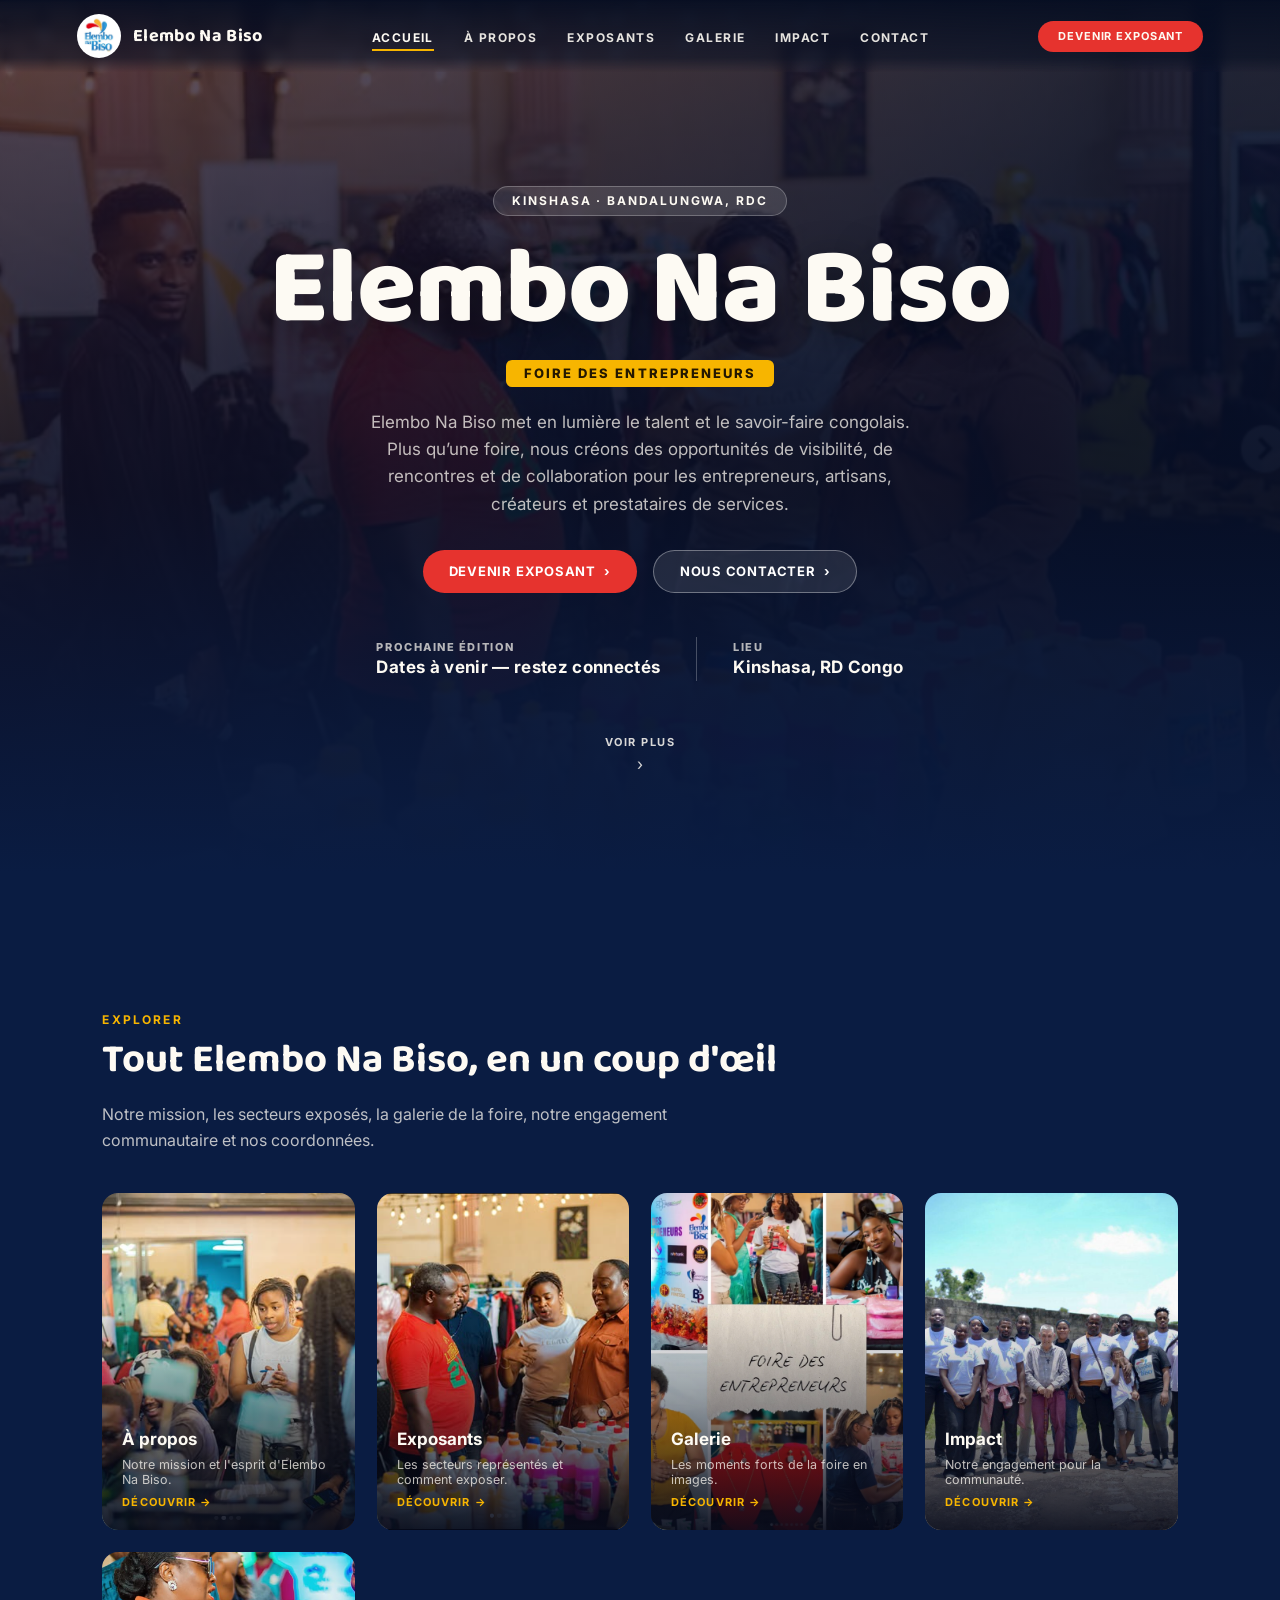
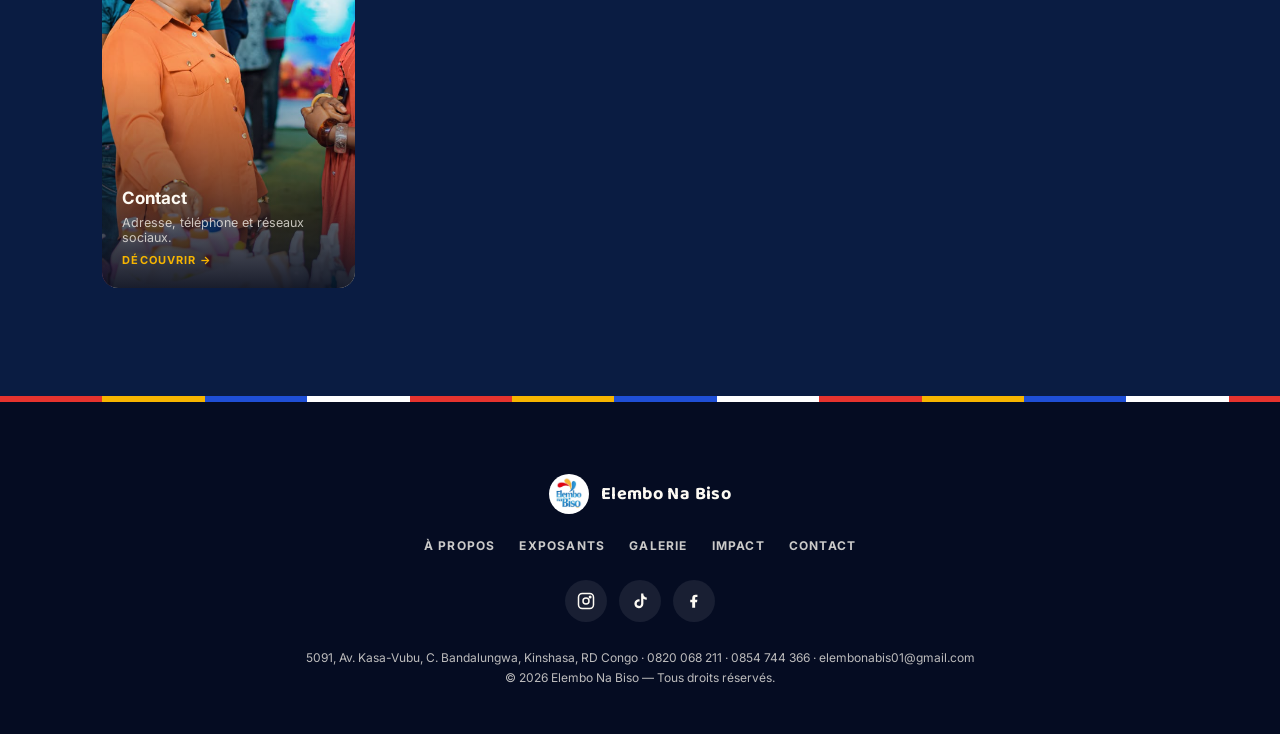
<file: index.html>
<!DOCTYPE html>
<html lang="fr">
<head>
<meta charset="UTF-8">
<meta name="viewport" content="width=device-width, initial-scale=1.0">
<title>Elembo Na Biso — Foire des Entrepreneurs</title>
<meta name="description" content="Elembo Na Biso, la Foire des Entrepreneurs à Kinshasa : exposition d'entreprises locales, mode, beauté, artisanat et services. Rejoignez-nous comme exposant ou visiteur.">
<link rel="icon" href="images/logo.jpg">
<link rel="preconnect" href="https://fonts.googleapis.com">
<link rel="preconnect" href="https://fonts.gstatic.com" crossorigin>
<link href="https://fonts.googleapis.com/css2?family=Baloo+2:wght@500;600;700;800&family=Inter:wght@400;500;600;700;800&display=swap" rel="stylesheet">
<link rel="stylesheet" href="css/style.css">
</head>
<body>

  <header class="main-nav">
    <a href="index.html" class="brand">
      <img src="images/logo.jpg" alt="Logo Elembo Na Biso">
      <span>Elembo Na Biso</span>
    </a>
    <ul class="main-links">
      <li><a href="index.html" class="active">Accueil</a></li>
      <li><a href="apropos.html">À propos</a></li>
      <li><a href="exposants.html">Exposants</a></li>
      <li><a href="galerie.html">Galerie</a></li>
      <li><a href="impact.html">Impact</a></li>
      <li><a href="contact.html">Contact</a></li>
    </ul>
    <div class="nav-right">
      <a class="nav-cta" href="exposants.html#candidater">Devenir exposant</a>
      <button class="burger" aria-label="Ouvrir le menu">
        <span></span><span></span><span></span>
      </button>
    </div>
  </header>

  <div class="mobile-menu" id="mobileMenu">
    <a href="index.html" class="active">Accueil</a>
    <a href="apropos.html">À propos</a>
    <a href="exposants.html">Exposants</a>
    <a href="galerie.html">Galerie</a>
    <a href="impact.html">Impact</a>
    <a href="contact.html">Contact</a>
  </div>

  <section class="hero" id="accueil">
    <span class="eyebrow">Kinshasa · Bandalungwa, RDC</span>
    <h1>Elembo Na Biso</h1>
    <span class="sub">Foire des Entrepreneurs</span>
    <p class="tagline">Elembo Na Biso met en lumière le talent et le savoir-faire congolais.
Plus qu’une foire, nous créons des opportunités de visibilité, de rencontres et de collaboration pour les entrepreneurs, artisans, créateurs et prestataires de services.</p>
    <div class="ctas">
      <a class="btn-pill" href="exposants.html#candidater">Devenir exposant <span class="chev">›</span></a>
      <a class="btn-pill ghost" href="contact.html">Nous contacter <span class="chev">›</span></a>
    </div>
    <div class="dates">
      <div class="block">
        <div class="label">Prochaine édition</div>
        <div class="value">Dates à venir — restez connectés</div>
      </div>
      <div class="divider"></div>
      <div class="block">
        <div class="label">Lieu</div>
        <div class="value">Kinshasa, RD Congo</div>
      </div>
    </div>
    <a class="voir-plus" href="#decouvrir" aria-label="Voir plus">
      <span class="txt">Voir plus</span>
      <span class="chev down">›</span>
    </a>
  </section>

  <section id="decouvrir">
    <div class="section-head reveal">
      <span class="kicker">Explorer</span>
      <h2>Tout Elembo Na Biso, en un coup d'œil</h2>
      <p class="intro">Notre mission, les secteurs exposés, la galerie de la foire, notre engagement communautaire et nos coordonnées.</p>
    </div>
    <div class="card-grid">
      <a class="card reveal" href="apropos.html">
        <img src="images/foire-ambiance.jpg" alt="Visiteurs échangeant dans les allées de la foire">
        <div class="card-body">
          <h3>À propos</h3>
          <p>Notre mission et l'esprit d'Elembo Na Biso.</p>
          <span class="link">Découvrir →</span>
        </div>
      </a>
      <a class="card reveal" href="exposants.html">
        <img src="images/stand-cosmetiques.jpg" alt="Stand de cosmétiques lors de la foire">
        <div class="card-body">
          <h3>Exposants</h3>
          <p>Les secteurs représentés et comment exposer.</p>
          <span class="link">Découvrir →</span>
        </div>
      </a>
      <a class="card reveal" href="galerie.html">
        <img src="images/collage-foire-1.jpg" alt="Souvenirs de la Foire des Entrepreneurs">
        <div class="card-body">
          <h3>Galerie</h3>
          <p>Les moments forts de la foire en images.</p>
          <span class="link">Découvrir →</span>
        </div>
      </a>
      <a class="card reveal" href="impact.html">
        <img src="images/impact-enfants.jpg" alt="Action solidaire Amour Bolingo auprès d'enfants">
        <div class="card-body">
          <h3>Impact</h3>
          <p>Notre engagement pour la communauté.</p>
          <span class="link">Découvrir →</span>
        </div>
      </a>
      <a class="card reveal" href="contact.html">
        <img src="images/rencontre-exposants.jpg" alt="Échange entre exposantes autour d'un stand">
        <div class="card-body">
          <h3>Contact</h3>
          <p>Adresse, téléphone et réseaux sociaux.</p>
          <span class="link">Découvrir →</span>
        </div>
      </a>
    </div>
  </section>

  <div class="stripe"></div>

  <footer>
    <a href="index.html" class="brand">
      <img src="images/logo.jpg" alt="Logo Elembo Na Biso" style="width:40px;height:40px;border-radius:50%;object-fit:cover;background:#fff;padding:2px">
      <span style="font-family:var(--font-display);font-weight:700;font-size:18px">Elembo Na Biso</span>
    </a>
    <ul class="foot-links">
      <li><a href="apropos.html">À propos</a></li>
      <li><a href="exposants.html">Exposants</a></li>
      <li><a href="galerie.html">Galerie</a></li>
      <li><a href="impact.html">Impact</a></li>
      <li><a href="contact.html">Contact</a></li>
    </ul>
    <div class="socials">
      <a href="https://www.instagram.com/elembo_na_biso?igsh=b2M3ank3cTUwOHdw&utm_source=qr" target="_blank" rel="noopener" aria-label="Instagram">
        <svg width="18" height="18" viewBox="0 0 24 24" fill="none" stroke="currentColor" stroke-width="2"><rect x="2" y="2" width="20" height="20" rx="5"/><circle cx="12" cy="12" r="4"/><circle cx="17.5" cy="6.5" r="1"/></svg>
      </a>
      <a href="https://www.tiktok.com/@elembo_nabiso?_r=1&_t=ZS-96Hc3EQ6gat" target="_blank" rel="noopener" aria-label="TikTok">
        <svg width="18" height="18" viewBox="0 0 24 24" fill="currentColor"><path d="M16.5 2h-3v13.6a2.9 2.9 0 1 1-2.1-2.8v-3.1a6 6 0 1 0 5.1 5.9V8.9a7.7 7.7 0 0 0 4.5 1.4V7.3A4.6 4.6 0 0 1 16.5 2z"/></svg>
      </a>
      <a href="https://www.facebook.com/Elembonabiso" target="_blank" rel="noopener" aria-label="Facebook">
        <svg width="18" height="18" viewBox="0 0 24 24" fill="currentColor"><path d="M13.5 21v-7.5H16l.5-3.2h-3V8.2c0-.9.3-1.5 1.7-1.5H16.6V3.8C16.3 3.8 15.2 3.7 14 3.7c-2.6 0-4.4 1.6-4.4 4.5v2.1H7v3.2h2.6V21h3.9z"/></svg>
      </a>
    </div>
    <div class="legal">
      5091, Av. Kasa-Vubu, C. Bandalungwa, Kinshasa, RD Congo · 0820 068 211 · 0854 744 366 · elembonabis01@gmail.com<br>
      © 2026 Elembo Na Biso — Tous droits réservés.
    </div>
  </footer>

  <script src="js/main.js"></script>
</body>
</html>
</file>
<file: css/style.css>
:root{
  --bg:#0a1c42;
  --bg-2:#122a5c;
  --ink:#fdfaf3;
  --ink-dim:rgba(253,250,243,.74);
  --red:#e6332e;
  --yellow:#f7b500;
  --blue:#1f4fd6;
  --white:#ffffff;
  --accent:var(--red);
  --accent-2:var(--yellow);
  --card-bg:#0f2350;
  --radius-pill:999px;
  --font-display:'Baloo 2',ui-rounded,'Segoe UI',sans-serif;
  --font-ui:'Inter',system-ui,sans-serif;
}
*{margin:0;padding:0;box-sizing:border-box}
html{scroll-behavior:smooth}
body{
  font-family:var(--font-ui);color:var(--ink);background:var(--bg);
  overflow-x:hidden;-webkit-font-smoothing:antialiased;
}
img{max-width:100%;display:block}
a{color:inherit;text-decoration:none}
section{padding:12vh 8vw}
h1,h2,h3{font-family:var(--font-display)}

.stripe{
  height:6px;width:100%;
  background:repeating-linear-gradient(90deg,var(--red) 0 8%,var(--yellow) 8% 16%,var(--blue) 16% 24%,var(--white) 24% 32%);
}

.kicker{
  font:700 12px/1 var(--font-ui);letter-spacing:.18em;text-transform:uppercase;
  color:var(--accent-2);
}
.btn-pill{
  display:inline-flex;align-items:center;gap:8px;
  padding:14px 26px;border-radius:var(--radius-pill);
  background:var(--accent);color:#fff;font:700 13px/1 var(--font-ui);
  letter-spacing:.06em;text-transform:uppercase;border:none;cursor:pointer;
  transition:transform .25s ease,box-shadow .25s ease;
}
.btn-pill:hover{transform:translateY(-2px);box-shadow:0 10px 24px rgba(230,51,46,.4)}
.btn-pill.alt{background:var(--yellow);color:#241800}
.btn-pill.alt:hover{box-shadow:0 10px 24px rgba(247,181,0,.4)}
.btn-pill.ghost{background:rgba(255,255,255,.1);border:1px solid rgba(255,255,255,.35)}
.btn-pill.small{padding:11px 20px;font-size:12px}
.btn-pill .chev{transition:transform .25s ease}
.btn-pill:hover .chev{transform:translateX(4px)}
.btn-pill .chev.down{display:inline-block;transform:rotate(90deg)}
.btn-pill:hover .chev.down{transform:rotate(90deg) translateX(4px)}

/* ---- NAV PRINCIPALE ---- */
header.main-nav{
  position:fixed;top:0;left:0;right:0;z-index:50;
  display:flex;align-items:center;justify-content:space-between;
  padding:14px 6vw;
  background:linear-gradient(180deg,rgba(6,14,34,.92),rgba(6,14,34,.55) 80%,transparent);
  backdrop-filter:blur(6px);
}
.brand{display:flex;align-items:center;gap:12px}
.brand img{width:44px;height:44px;border-radius:50%;object-fit:cover;background:#fff;padding:2px}
.brand span{font-family:var(--font-display);font-weight:700;font-size:18px;letter-spacing:.02em}
.main-links{display:flex;gap:30px;list-style:none}
.main-links a{font:700 12px/1 var(--font-ui);letter-spacing:.12em;text-transform:uppercase;opacity:.9;padding-bottom:4px;border-bottom:2px solid transparent;transition:opacity .2s,border-color .2s}
.main-links a:hover,.main-links a.active{opacity:1;border-color:var(--yellow)}
.nav-right{display:flex;align-items:center;gap:12px}
.nav-cta{padding:10px 20px;border-radius:var(--radius-pill);background:var(--red);
  font:700 11px/1 var(--font-ui);letter-spacing:.08em;text-transform:uppercase;white-space:nowrap}
.burger{display:none;flex-direction:column;gap:5px;background:none;border:none;cursor:pointer;padding:8px;z-index:60}
.burger span{width:24px;height:2px;background:var(--ink);display:block}
.mobile-menu{display:none;position:fixed;inset:0;z-index:45;background:var(--bg-2);
  flex-direction:column;align-items:center;justify-content:center;gap:28px}
.mobile-menu.open{display:flex}
.mobile-menu a{font:700 16px/1 var(--font-ui);letter-spacing:.1em;text-transform:uppercase}
.mobile-menu a.active{color:var(--yellow)}

/* ---- HERO (accueil) ---- */
.hero{
  position:relative;min-height:100vh;display:flex;flex-direction:column;
  justify-content:center;align-items:center;text-align:center;padding:120px 24px 60px;
  background:
    linear-gradient(180deg, rgba(6,14,36,.55) 0%, rgba(6,14,36,.84) 55%, var(--bg) 97%),
    linear-gradient(120deg, rgba(230,51,46,.32), rgba(10,20,56,.7) 65%),
    url('../images/stand-cosmetiques.jpg');
  background-size:cover;background-position:center 30%;
}
.hero .eyebrow{
  padding:8px 18px;border-radius:var(--radius-pill);background:rgba(255,255,255,.12);
  border:1px solid rgba(255,255,255,.25);
  font:700 12px/1 var(--font-ui);letter-spacing:.16em;text-transform:uppercase;
}
.hero h1{
  margin-top:22px;
  font-size:clamp(46px,9vw,108px);
  font-weight:800;line-height:.98;letter-spacing:-.01em;
  text-shadow:0 10px 40px rgba(0,0,0,.4);
}
.hero .sub{
  margin-top:16px;display:inline-block;padding:7px 18px;border-radius:6px;
  background:var(--yellow);color:#241800;font:800 13px/1 var(--font-ui);
  letter-spacing:.16em;text-transform:uppercase;
}
.hero p.tagline{margin-top:22px;max-width:52ch;color:var(--ink-dim);font-size:17px;line-height:1.6}
.hero .ctas{margin-top:32px;display:flex;gap:16px;flex-wrap:wrap;justify-content:center}
.hero .dates{
  margin-top:44px;display:flex;gap:36px;align-items:center;flex-wrap:wrap;justify-content:center;
}
.hero .dates .divider{width:1px;height:44px;background:rgba(255,255,255,.25)}
.hero .dates .block{text-align:left}
.hero .dates .label{font:800 11px/1 var(--font-ui);letter-spacing:.14em;text-transform:uppercase;opacity:.7}
.hero .dates .value{margin-top:6px;font:700 17px/1 var(--font-ui);letter-spacing:.02em}
.hero .voir-plus{margin-top:56px;display:flex;flex-direction:column;align-items:center;gap:6px;opacity:.85}
.hero .voir-plus span.txt{font:700 11px/1 var(--font-ui);letter-spacing:.14em;text-transform:uppercase}

/* ---- PAGE HERO (sous-pages) ---- */
.page-hero{
  position:relative;min-height:42vh;display:flex;flex-direction:column;
  justify-content:flex-end;padding:150px 8vw 56px;
  background:
    linear-gradient(180deg, rgba(6,14,36,.5) 0%, rgba(6,14,36,.88) 82%, var(--bg) 100%),
    linear-gradient(120deg, rgba(230,51,46,.28), rgba(10,20,56,.75) 65%),
    center/cover no-repeat var(--page-hero-img);
}
.breadcrumb{display:flex;gap:8px;align-items:center;font:700 12px/1 var(--font-ui);letter-spacing:.08em;text-transform:uppercase;color:var(--ink-dim);margin-bottom:16px}
.breadcrumb a{color:var(--yellow)}
.breadcrumb .sep{opacity:.5}
.page-hero h1{font-size:clamp(34px,6vw,60px);font-weight:800;max-width:22ch;text-shadow:0 10px 40px rgba(0,0,0,.4)}
.page-hero p.lead{margin-top:16px;max-width:62ch;color:var(--ink-dim);font-size:16px;line-height:1.6}

/* ---- BLOC NARRATIF ALTERNÉ ---- */
.story{display:grid;grid-template-columns:1.05fr 1fr;gap:60px;align-items:center}
.story.reverse{grid-template-columns:1fr 1.05fr}
.story.reverse .story-media{order:2}
.story-media{position:relative;border-radius:20px;overflow:hidden;aspect-ratio:4/3;
  background:linear-gradient(140deg,var(--bg-2),#000);box-shadow:0 30px 60px rgba(0,0,0,.35)}
.story-media img{width:100%;height:100%;object-fit:cover}
.story h2{font-size:clamp(26px,4vw,42px);font-weight:700;margin:10px 0 16px;max-width:16ch}
.story p{color:var(--ink-dim);line-height:1.65;max-width:50ch;margin-bottom:24px}

/* ---- GRILLES CARTES (secteurs / liens rapides) ---- */
.section-head h2{font-size:clamp(28px,4vw,40px);margin-bottom:10px}
.section-head .intro{color:var(--ink-dim);max-width:60ch;margin-bottom:40px;line-height:1.6}
.card-grid{display:grid;grid-template-columns:repeat(auto-fit,minmax(230px,1fr));gap:22px}
.card{position:relative;border-radius:16px;overflow:hidden;aspect-ratio:3/4;
  background:linear-gradient(160deg,var(--card-bg),#000);cursor:default}
a.card{cursor:pointer}
.card img{position:absolute;inset:0;width:100%;height:100%;object-fit:cover;transition:transform .5s ease}
.card:hover img{transform:scale(1.06)}
.card::after{content:"";position:absolute;inset:0;
  background:linear-gradient(180deg,transparent 35%,rgba(6,10,26,.92) 100%)}
.card-body{position:absolute;left:0;right:0;bottom:0;padding:20px;z-index:2}
.card h3{font:700 17px/1.25 var(--font-ui);margin-bottom:6px;font-family:var(--font-ui)}
.card p{font-size:12.5px;color:var(--ink-dim)}
.card .link{display:inline-block;margin-top:10px;font:700 11px/1 var(--font-ui);letter-spacing:.1em;text-transform:uppercase;color:var(--yellow)}

/* ---- CTA EXPOSANT ---- */
.exposant-cta{
  margin-top:56px;border-radius:24px;padding:44px 40px;
  background:linear-gradient(120deg,var(--bg-2),#0a1638);
  border:1px solid rgba(255,255,255,.1);
  display:grid;grid-template-columns:1.2fr 1fr;gap:40px;align-items:center;
}
.exposant-cta h3{font-size:clamp(22px,3vw,30px);margin-bottom:12px}
.exposant-cta p{color:var(--ink-dim);line-height:1.6;max-width:48ch}
.exposant-cta .actions{display:flex;flex-direction:column;gap:14px}
.exposant-cta .contact-line{display:flex;align-items:center;gap:10px;font:600 14px/1 var(--font-ui)}
.exposant-cta .contact-line .dot{width:8px;height:8px;border-radius:50%;background:var(--yellow);flex:0 0 auto}

/* ---- ÉTAPES (exposants) ---- */
.steps{display:grid;grid-template-columns:repeat(auto-fit,minmax(200px,1fr));gap:22px;margin:36px 0}
.step{position:relative;padding:28px 24px;background:rgba(255,255,255,.05);border:1px solid rgba(255,255,255,.1);border-radius:18px}
.step .n{font-family:var(--font-display);font-size:34px;font-weight:800;color:var(--yellow);margin-bottom:10px}
.step h3{font-size:15px;margin-bottom:6px;font-family:var(--font-ui)}
.step p{color:var(--ink-dim);font-size:13.5px;line-height:1.55}

/* ---- FAQ ---- */
.faq-item{border-bottom:1px solid rgba(255,255,255,.12);padding:22px 0}
.faq-item h3{font-size:15px;margin-bottom:8px;font-family:var(--font-ui)}
.faq-item p{color:var(--ink-dim);font-size:14px;line-height:1.6}

/* ---- VALEURS (à propos) ---- */
.value-grid{display:grid;grid-template-columns:repeat(auto-fit,minmax(220px,1fr));gap:22px;margin-top:22px}
.value-card{background:rgba(255,255,255,.05);border:1px solid rgba(255,255,255,.1);border-radius:18px;padding:28px}
.value-card .ic{width:46px;height:46px;border-radius:50%;background:rgba(247,181,0,.15);display:flex;align-items:center;justify-content:center;color:var(--yellow);font-size:20px;margin-bottom:14px}
.value-card h3{font-size:16px;margin-bottom:8px;font-family:var(--font-ui)}
.value-card p{color:var(--ink-dim);font-size:13.5px;line-height:1.6}

/* ---- GALERIE ---- */
.gallery-grid{display:grid;grid-template-columns:repeat(auto-fit,minmax(240px,1fr));gap:18px}
.gallery-grid a{position:relative;border-radius:14px;overflow:hidden;aspect-ratio:1/1;display:block}
.gallery-grid img{width:100%;height:100%;object-fit:cover;transition:transform .5s ease,filter .3s ease}
.gallery-grid a:hover img{transform:scale(1.07)}
.gallery-grid a::after{content:"";position:absolute;inset:0;background:linear-gradient(180deg,transparent 60%,rgba(6,10,26,.7));opacity:0;transition:opacity .3s}
.gallery-grid a:hover::after{opacity:1}

/* ---- IMPACT ---- */
.stats{display:grid;grid-template-columns:repeat(auto-fit,minmax(180px,1fr));gap:24px;margin-top:8px}
.stat{text-align:center;padding:26px 16px;border-radius:16px;background:rgba(255,255,255,.05);border:1px solid rgba(255,255,255,.08)}
.stat .num{font-family:var(--font-display);font-size:clamp(30px,4vw,44px);font-weight:800;color:var(--yellow)}
.stat .lbl{margin-top:6px;font:700 12px/1.3 var(--font-ui);letter-spacing:.06em;text-transform:uppercase;color:var(--ink-dim)}

/* ---- CONTACT ---- */
.contact-wrap{display:grid;grid-template-columns:1fr 1fr;gap:50px;align-items:start}
.contact-card{background:rgba(255,255,255,.05);border:1px solid rgba(255,255,255,.1);border-radius:20px;padding:34px}
.contact-card .row{display:flex;gap:14px;align-items:flex-start;margin-bottom:22px}
.contact-card .row:last-child{margin-bottom:0}
.contact-card .ic{width:40px;height:40px;border-radius:50%;background:rgba(247,181,0,.15);
  display:flex;align-items:center;justify-content:center;flex:0 0 auto;color:var(--yellow)}
.contact-card .row h4{font-size:14px;letter-spacing:.04em;margin-bottom:4px}
.contact-card .row p, .contact-card .row a{color:var(--ink-dim);font-size:14px;line-height:1.5}
.socials{display:flex;gap:12px;margin-top:26px}
.socials a{width:42px;height:42px;border-radius:50%;background:rgba(255,255,255,.08);
  display:flex;align-items:center;justify-content:center;transition:background .2s,transform .2s}
.socials a:hover{background:var(--red);transform:translateY(-3px)}
.map-frame{border-radius:20px;overflow:hidden;border:1px solid rgba(255,255,255,.1);aspect-ratio:4/3.4}
.map-frame iframe{width:100%;height:100%;border:0;filter:grayscale(.15) contrast(1.05)}

/* ---- REVEAL ---- */
.reveal{opacity:0;transform:translateY(28px);transition:opacity .7s ease,transform .7s ease}
.reveal.in{opacity:1;transform:none}

footer{padding:8vh 8vw 5vh;background:#050c22;text-align:center}
footer .brand{justify-content:center;margin-bottom:18px}
footer .foot-links{display:flex;gap:24px;justify-content:center;flex-wrap:wrap;margin:20px 0;list-style:none}
footer .foot-links a{font:700 12px/1 var(--font-ui);letter-spacing:.1em;text-transform:uppercase;opacity:.8}
footer .socials{justify-content:center}
footer .legal{margin-top:26px;font-size:12px;color:var(--ink-dim);line-height:1.7}

@media (max-width:980px){
  .exposant-cta{grid-template-columns:1fr}
  .contact-wrap{grid-template-columns:1fr}
}
@media (max-width:820px){
  .main-links{display:none}
  .nav-cta{display:none}
  .burger{display:flex}
  .story, .story.reverse{grid-template-columns:1fr;gap:32px}
  .story.reverse .story-media{order:0}
  section{padding:10vh 6vw}
  .page-hero{padding:130px 6vw 44px}
}
@media (prefers-reduced-motion:reduce){
  html{scroll-behavior:auto}
  .reveal{opacity:1;transform:none;transition:none}
}
</file>
